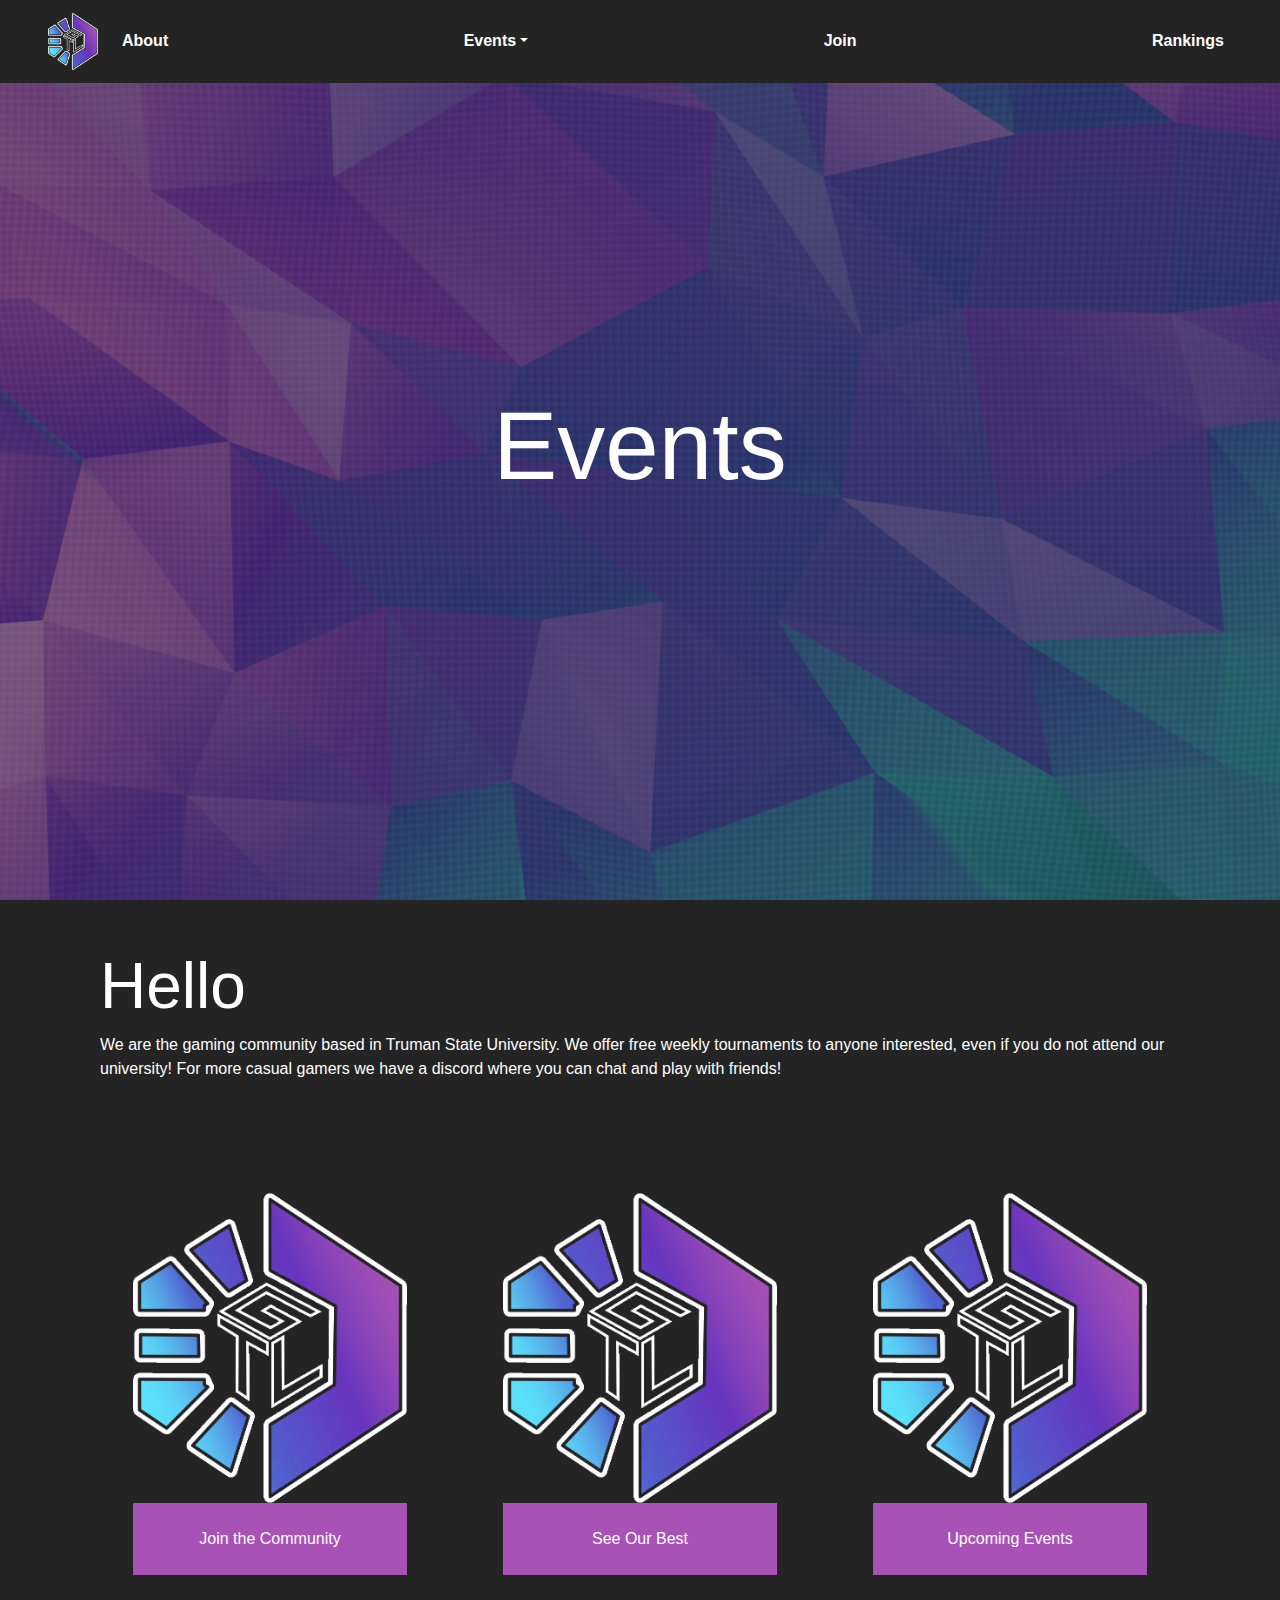
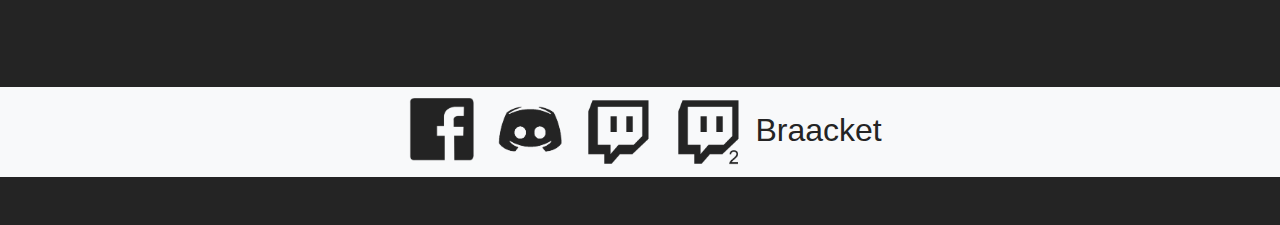
<file: events.htm>
<!DOCTYPE html>
<html lang="en" dir="ltr">
  <head>
    <meta charset="utf-8">
    <meta name="viewport" content="width=device-width, initial-scale=1">

    <title>The Gaming League</title>

    <link rel="stylesheet" href="https://maxcdn.bootstrapcdn.com/bootstrap/4.0.0/css/bootstrap.min.css" integrity="sha384-Gn5384xqQ1aoWXA+058RXPxPg6fy4IWvTNh0E263XmFcJlSAwiGgFAW/dAiS6JXm" crossorigin="anonymous">
    <link rel="stylesheet" href="css/master.css">
    <link rel="icon" href="images/logo.gif" type="image/gif" sizes="16x16">

    <link rel="stylesheet" href="https://cdnjs.cloudflare.com/ajax/libs/font-awesome/4.7.0/css/font-awesome.min.css">
    <link rel="icon" href="Images/favicom.gif" type="image/gif" sizes="16x16">
    <script src="https://ajax.googleapis.com/ajax/libs/jquery/3.5.1/jquery.min.js"></script>
    <script src="https://cdnjs.cloudflare.com/ajax/libs/popper.js/1.16.0/umd/popper.min.js"></script>
    <script src="https://maxcdn.bootstrapcdn.com/bootstrap/4.5.2/js/bootstrap.min.js"></script>
    <title></title>
  </head>
  <body>
    <div class="container-fluid">

      <nav class="navbar navbar-expand-md navbar-toggleable-md navbar-custom  fixed-top px-5 m-0 bg-custom">

          <a href="index.htm" class="navbar-brand active"><img src="Images/Logos/logo.png" alt="TGL" class="img-fluid"></a>

          <!-- Sandwich Start -->
          <button class="navbar-toggler" type="button" data-toggle="collapse" data-target="#sandwich">
            <i class="fa fa-bars fa-lg py-1 text-white"></i>
          </button>

          <div class="collapse navbar-collapse bg-custom p-md-0 mt-md-0" id="sandwich">
            <ul class="navbar-nav align-self-stretch w-100 justify-content-between ">
              <li class="nav-item py-3 py-md-0"> <a href="about.htm" class="nav-link">About</a> </li>
              <li class="nav-item dropdown py-3 py-md-0">
                <a href="events.htm" class="nav-link dropdown-toggle" id="navbardrop" data-toggle="dropdown">Events</a>
                <div class="dropdown-menu">
                  <a href="bracket.htm" class="dropdown-item">Weekly Tournaments</a>
                  <a href="sfb.htm" class="dropdown-item">Super Frat Bros</a>
                </div>
              </li>
              <li class="nav-item py-3 py-md-0"> <a href="join.htm" class="nav-link">Join</a> </li>
              <li class="nav-item py-3 py-md-0"> <a href="rankings.htm" class="nav-link">Rankings</a> </li>
            </ul>
          </div>
          <!-- Sandwich End -->
      </nav>



      <main>
        <div class="row main-row">
          <img src="Images/Backsplash.png" alt="" class="main-img position-absolute">
          <div class="col-sm-6 p-0 m-auto text-center">
            <h1>Events</h1>
          </div>
        </div>

        <div class="container">
          <div class="row">
            <div class="col py-5">
              <h2>Hello</h2>
              <p>We are the gaming community based in Truman State University. We offer free weekly tournaments to anyone interested, even if you do not attend our university! For more casual gamers we have a discord where you can chat and play with friends!</p>
            </div>
          </div>

          <div class="row py-5 text-center">

            <div class="col-sm-4 px-5">
              <figure>
                <img src="Images/Logos/logo.png" alt="" class="img-fluid">
                <figcaption class="py-4"> Join the Community</figcaption>
              </figure>
            </div>

            <div class="col-sm-4 px-5">
              <figure>
                <img src="Images/Logos/logo.png" alt="" class="img-fluid">
                <a href="#">
                  <figcaption class="py-4">See Our Best</figcaption>
                </a>
              </figure>
            </div>

            <div class="col-sm-4 px-5">
              <figure>
                <img src="Images/Logos/logo.png" alt="" class="img-fluid">
                <figcaption class="py-4"> Upcoming Events </figcaption>
              </figure>
            </div>

          </div>

        </div>

      </main>

      <footer class="bg-light my-5">
        <div class="container">
          <div class="row">

            <div class="col-md mx-auto">
              <div class="btn-group no-bdr d-flex justify-content-center">
                <a href="https://www.facebook.com/trumangamingleague">
                  <img src="Images/Logos/facebookD.png" alt="FB" class="img-fluid d-block">
                </a>
                <a href="https://discord.gg/natEbRF">
                  <img src="Images/Logos/discordD.png" alt="DC" class="img-fluid d-block">
                </a>
                <a href="https://www.twitch.tv/trumangamingleaguetgl"> <img src="Images/Logos/twitch.png" alt="TTV" class="img-fluid"> </a>
                <a href="https://www.twitch.tv/trumangamingleaguetgl2"> <img src="Images/Logos/twitch2.png" alt="TTV2" class="img-fluid"> </a>
                <a href="https://braacket.com/league/search?rows=20&country=&game=&search=Truman+State"><h3 class="h3dark my-4">Braacket</h3>
                </a>
              </div>
            </div>

          </div>
        </div>
      </footer>

    </div>
  </body>
</html>
</file>
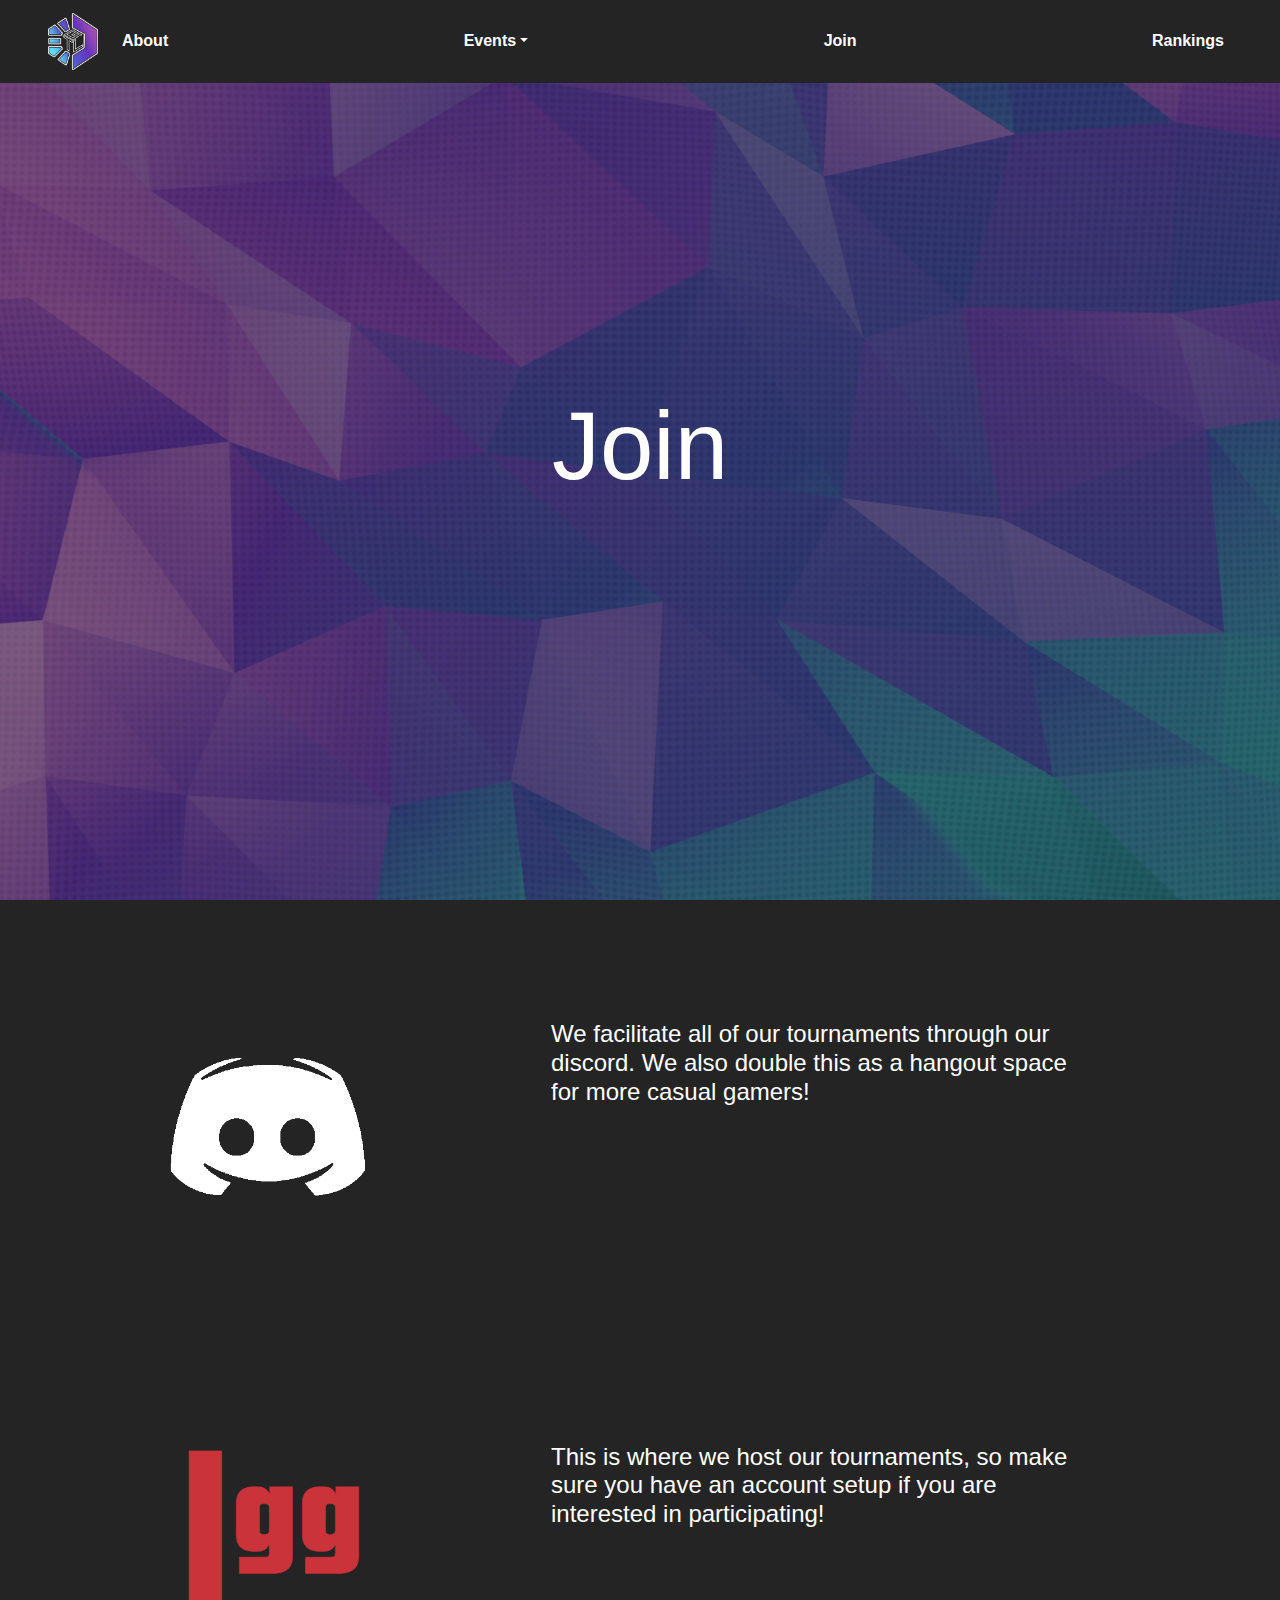
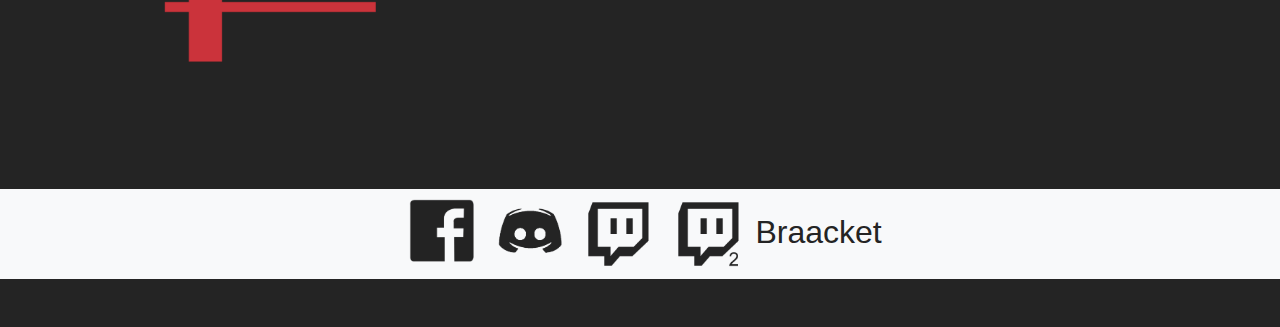
<file: join.htm>
<!DOCTYPE html>
<html lang="en" dir="ltr">
  <head>
    <meta charset="utf-8">
    <meta name="viewport" content="width=device-width, initial-scale=1">

    <title>The Gaming League</title>

    <link rel="stylesheet" href="https://maxcdn.bootstrapcdn.com/bootstrap/4.0.0/css/bootstrap.min.css" integrity="sha384-Gn5384xqQ1aoWXA+058RXPxPg6fy4IWvTNh0E263XmFcJlSAwiGgFAW/dAiS6JXm" crossorigin="anonymous">
    <link rel="stylesheet" href="css/master.css">
    <link rel="icon" href="images/logo.gif" type="image/gif" sizes="16x16">

    <link rel="stylesheet" href="https://cdnjs.cloudflare.com/ajax/libs/font-awesome/4.7.0/css/font-awesome.min.css">
    <link rel="icon" href="Images/favicom.gif" type="image/gif" sizes="16x16">
    <script src="https://ajax.googleapis.com/ajax/libs/jquery/3.5.1/jquery.min.js"></script>
    <script src="https://cdnjs.cloudflare.com/ajax/libs/popper.js/1.16.0/umd/popper.min.js"></script>
    <script src="https://maxcdn.bootstrapcdn.com/bootstrap/4.5.2/js/bootstrap.min.js"></script>
    <title></title>
  </head>
  <body>
    <div class="container-fluid">

      <nav class="navbar navbar-expand-md navbar-toggleable-md navbar-custom  fixed-top justify-content-sm-between px-5 m-0 bg-custom" id="sidebar">

          <a href="index.htm" class="navbar-brand active"><img src="Images/Logos/logo.png" alt="TGL" class="img-fluid"> </a>

          <!-- Sandwich Start -->
          <button class="navbar-toggler align-self-center" type="button">
            <i class="fa fa-bars fa-lg py-1 text-white"></i>
          </button>

          <div class="collapse navbar-collapse bg-custom p-5 p-md-0 mt-md-0 d-flex flex-column flex-md-row justify-content-md-end mobileMenu" id="navbarCustom">
            <ul class="navbar-nav align-self-stretch w-100 justify-content-between">
              <li class="nav-item"> <a href="about.htm" class="nav-link">About</a> </li>
              <li class="nav-item dropdown">
                <a href="events.htm" class="nav-link dropdown-toggle" id="navbardrop" data-toggle="dropdown">Events</a>
                <div class="dropdown-menu">
                  <a href="bracket.htm" class="dropdown-item">Weekly Tournaments</a>
                  <a href="sfb.htm" class="dropdown-item">Super Frat Bros</a>
                </div>
              </li>
              <li class="nav-item"> <a href="join.htm" class="nav-link">Join</a> </li>
              <li class="nav-item"> <a href="rankings.htm" class="nav-link">Rankings</a> </li>
            </ul>
          </div>
          <!-- Sandwich End -->
      </nav>



      <main>
        <div class="row main-row">
          <img src="Images/Backsplash.png" alt="" class="main-img position-absolute">
          <div class="col-sm-6 p-0 m-auto text-center">
            <h1>Join</h1>
          </div>
        </div>

        <div class="container">

          <div class="row py-5 my-lg-5 my-0">

            <div class="col-md-4 px-5">
              <a href="https://discord.gg/natEbRF">
                <img src="Images/Logos/discord.png" alt="Discord" class="img-fluid">
              </a>
            </div>

            <div class="col-md-8 px-5 pt-4">
              <h4 class="px-5">We facilitate all of our tournaments through our discord. We also double this as a hangout space for more casual gamers!</h4>
            </div>

          </div>

          <div class="row py-5 my-lg-5 my-0">

            <div class="col-md-4 px-5">
              <a href="https://smash.gg/">
                <img src="Images/Logos/smashgg.png" alt="SmashGG" class="img-fluid">
              </a>
            </div>

            <div class="col-md-8 px-5 pt-4">
              <h4 class="px-5">This is where we host our tournaments, so make sure you have an account setup if you are interested in participating!</h4>
            </div>

          </div>

        </div>

      </main>

      <footer class="bg-light my-5">
        <div class="container">
          <div class="row">

            <div class="col-md mx-auto">
              <div class="btn-group no-bdr d-flex justify-content-center">
                <a href="https://www.facebook.com/trumangamingleague">
                  <img src="Images/Logos/facebookD.png" alt="FB" class="img-fluid d-block">
                </a>
                <a href="https://discord.gg/natEbRF">
                  <img src="Images/Logos/discordD.png" alt="DC" class="img-fluid d-block">
                </a>
                <a href="https://www.twitch.tv/trumangamingleaguetgl"> <img src="Images/Logos/twitch.png" alt="TTV" class="img-fluid"> </a>
                <a href="https://www.twitch.tv/trumangamingleaguetgl2"> <img src="Images/Logos/twitch2.png" alt="TTV2" class="img-fluid"> </a>
                <a href="https://braacket.com/league/search?rows=20&country=&game=&search=Truman+State"><h3 class="h3dark my-4">Braacket</h3>
                </a>
              </div>
            </div>

          </div>
        </div>
      </footer>

    </div>
  </body>
</html>
</file>
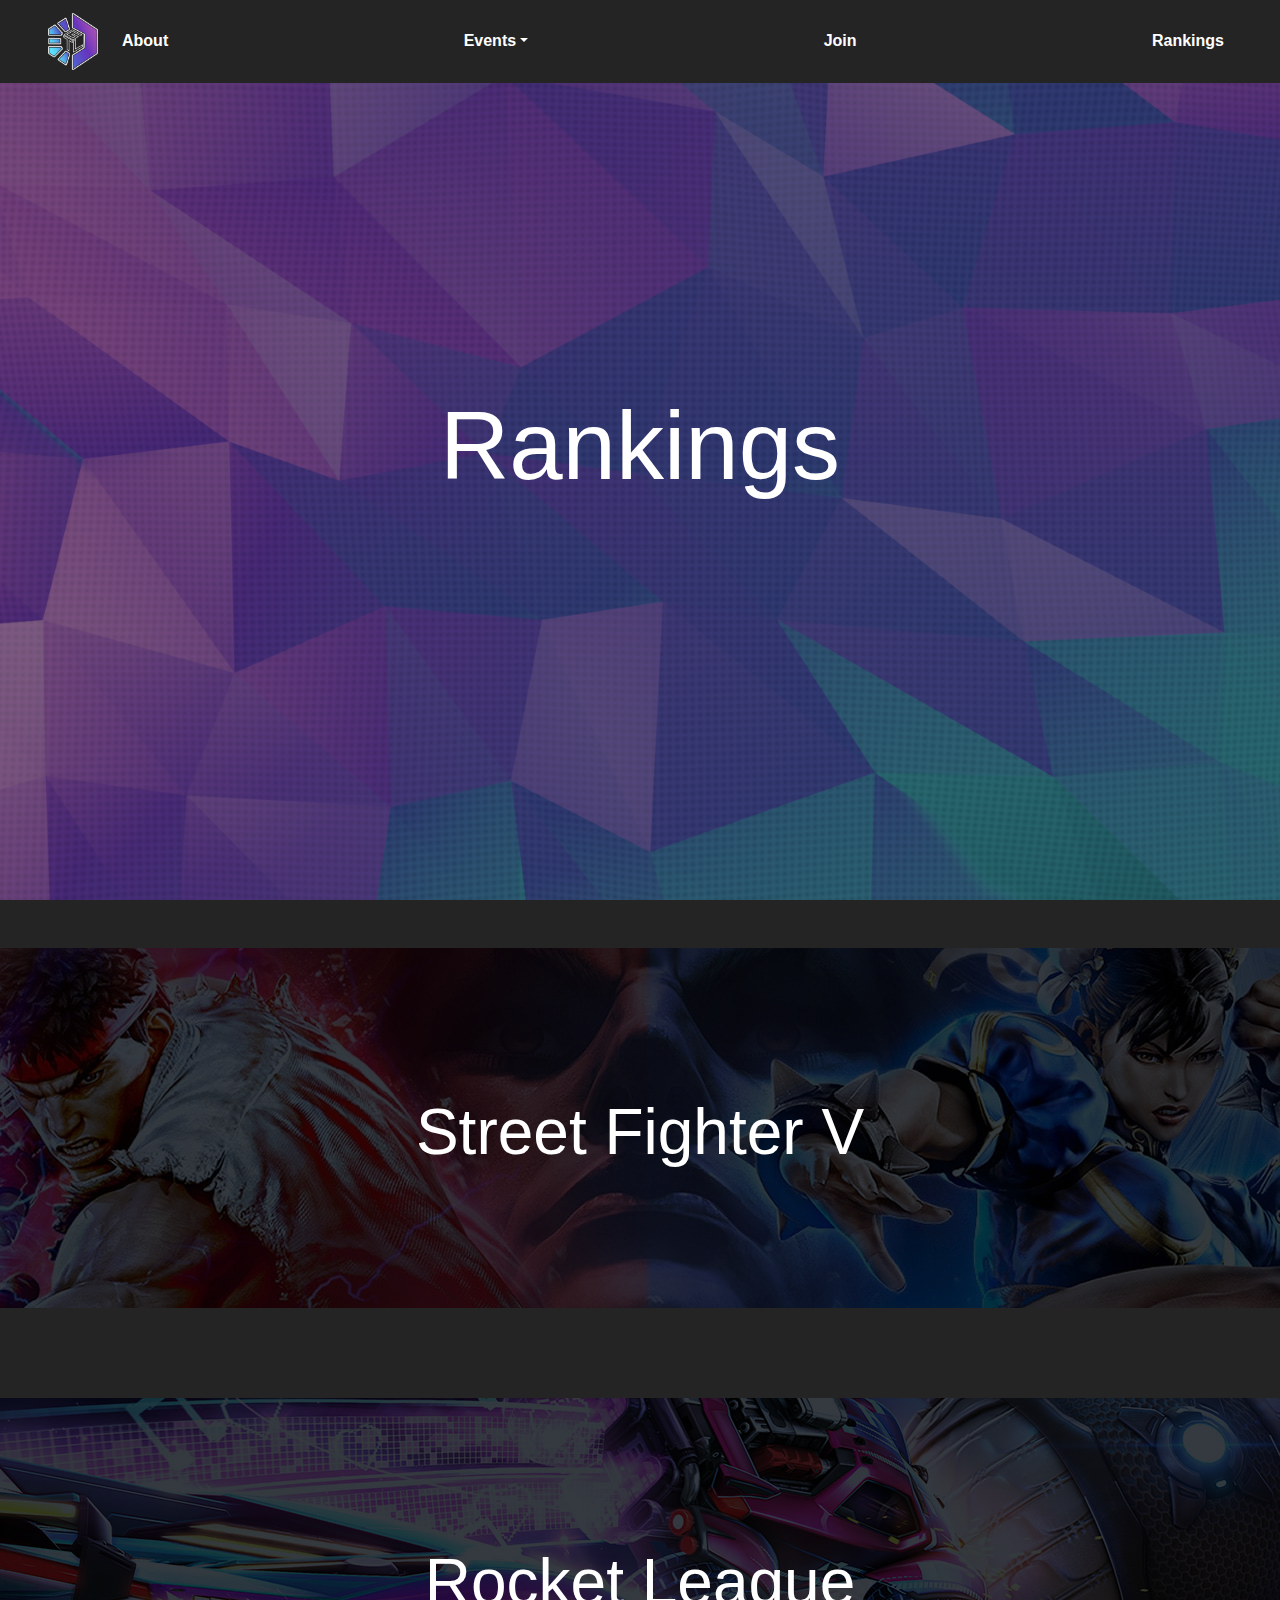
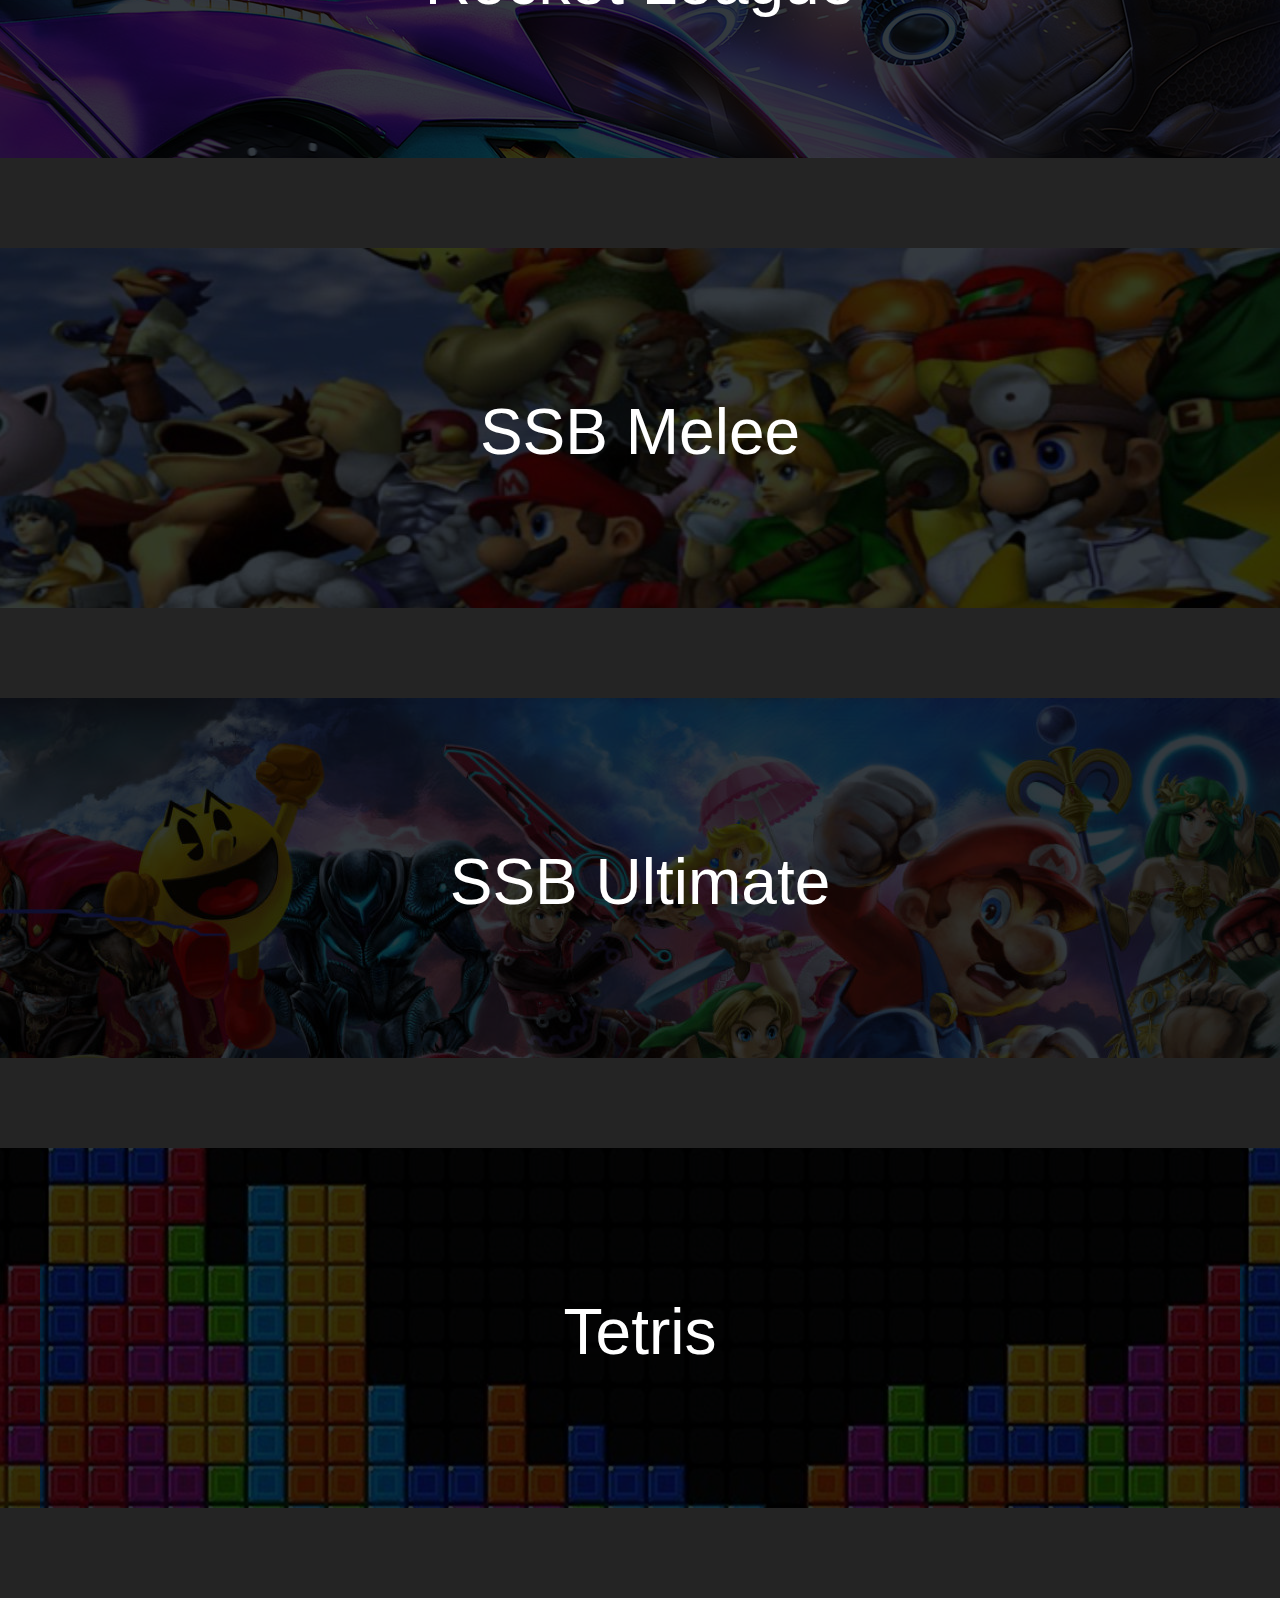
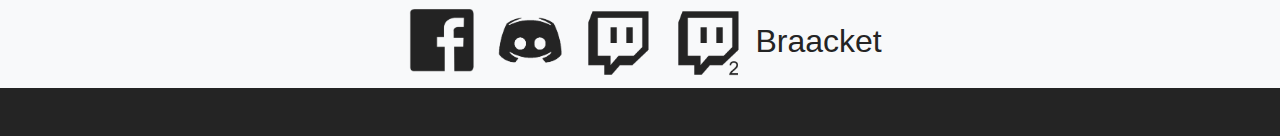
<file: rankings.htm>
<!DOCTYPE html>
<html lang="en" dir="ltr">
  <head>
    <meta charset="utf-8">
    <meta name="viewport" content="width=device-width, initial-scale=1">

    <title>The Gaming League</title>

    <link rel="stylesheet" href="https://maxcdn.bootstrapcdn.com/bootstrap/4.0.0/css/bootstrap.min.css" integrity="sha384-Gn5384xqQ1aoWXA+058RXPxPg6fy4IWvTNh0E263XmFcJlSAwiGgFAW/dAiS6JXm" crossorigin="anonymous">
    <link rel="stylesheet" href="css/master.css">
    <link rel="icon" href="images/logo.gif" type="image/gif" sizes="16x16">

    <link rel="stylesheet" href="https://cdnjs.cloudflare.com/ajax/libs/font-awesome/4.7.0/css/font-awesome.min.css">
    <link rel="icon" href="Images/favicom.gif" type="image/gif" sizes="16x16">
    <script src="https://ajax.googleapis.com/ajax/libs/jquery/3.5.1/jquery.min.js"></script>
    <script src="https://cdnjs.cloudflare.com/ajax/libs/popper.js/1.16.0/umd/popper.min.js"></script>
    <script src="https://maxcdn.bootstrapcdn.com/bootstrap/4.5.2/js/bootstrap.min.js"></script>
    <title></title>
  </head>
  <body>
    <div class="container-fluid">

      <nav class="navbar navbar-expand-md navbar-toggleable-md navbar-custom  fixed-top px-5 m-0 bg-custom">

          <a href="index.htm" class="navbar-brand active"><img src="Images/Logos/logo.png" alt="TGL" class="img-fluid"></a>

          <!-- Sandwich Start -->
          <button class="navbar-toggler" type="button" data-toggle="collapse" data-target="#sandwich">
            <i class="fa fa-bars fa-lg py-1 text-white"></i>
          </button>

          <div class="collapse navbar-collapse bg-custom p-md-0 mt-md-0" id="sandwich">
            <ul class="navbar-nav align-self-stretch w-100 justify-content-between ">
              <li class="nav-item py-3 py-md-0"> <a href="about.htm" class="nav-link">About</a> </li>
              <li class="nav-item dropdown py-3 py-md-0">
                <a href="events.htm" class="nav-link dropdown-toggle" id="navbardrop" data-toggle="dropdown">Events</a>
                <div class="dropdown-menu">
                  <a href="bracket.htm" class="dropdown-item">Weekly Tournaments</a>
                  <a href="sfb.htm" class="dropdown-item">Super Frat Bros</a>
                </div>
              </li>
              <li class="nav-item py-3 py-md-0"> <a href="join.htm" class="nav-link">Join</a> </li>
              <li class="nav-item py-3 py-md-0"> <a href="rankings.htm" class="nav-link">Rankings</a> </li>
            </ul>
          </div>
          <!-- Sandwich End -->
      </nav>




      <main class="">
        <div class="row main-row">
          <img src="Images/Backsplash.png" alt="" class="main-img position-absolute">
          <div class="col-sm-6 p-0 m-auto text-center">
            <h1>Rankings</h1>
          </div>
        </div>


          <div class="row row-height">
            <div class="parent my-5">
              <a href="https://braacket.com/league/TSUSFV" class="">
                <div class="col-12 py-5 bg-dark text-center child" id="sfv">
                  <h2 class=" py-2 center-text">
                    Street Fighter V
                  </h2>
                </div>
              </a>
            </div>
          </div>

          <div class="row row-height">
            <div class="parent my-5">
              <a href="https:// braacket.com/tournament/TGLRL">
                <div class="col-12 py-5 bg-dark text-center child" id="rocketleague">
                  <h2 class=" py-2 center-text">
                  Rocket League
                  </h2>
                </div>
              </a>
            </div>
          </div>

          <div class="row row-height">
            <div class="parent my-5">
              <a href="https://braacket.com/league/TSUMelee">
                <div class="col-12 py-5 bg-dark text-center child" id="melee">
                  <h2 class=" py-2 center-text">
                    SSB Melee
                  </h2>
                </div>
              </a>
            </div>
          </div>

          <div class="row row-height">
            <div class="parent my-5">
              <a href="https://braacket.com/league/TGL_">
                <div class="col-12 py-5 bg-dark text-center child" id="ultimate">
                  <h2 class=" py-2 center-text">
                    SSB Ultimate
                  </h2>
                </div>
              </a>
            </div>
          </div>

          <div class="row row-height">
            <div class="parent my-5">
              <a href="https://braacket.com/league/TSUTetris">
                <div class="col-12 py-5 bg-dark text-center child" id="tetris">
                  <h2 class=" py-2 center-text">
                    Tetris
                  </h2>
                </div>
              </a>
            </div>
          </div>

      </main>

      <footer class="bg-light my-5">
        <div class="container">
          <div class="row">

            <div class="col-md mx-auto">
              <div class="btn-group no-bdr d-flex justify-content-center">
                <a href="https://www.facebook.com/trumangamingleague">
                  <img src="Images/Logos/facebookD.png" alt="FB" class="img-fluid d-block">
                </a>
                <a href="https://discord.gg/natEbRF">
                  <img src="Images/Logos/discordD.png" alt="DC" class="img-fluid d-block">
                </a>
                <a href="https://www.twitch.tv/trumangamingleaguetgl"> <img src="Images/Logos/twitch.png" alt="TTV" class="img-fluid"> </a>
                <a href="https://www.twitch.tv/trumangamingleaguetgl2"> <img src="Images/Logos/twitch2.png" alt="TTV2" class="img-fluid"> </a>
                <a href="https://braacket.com/league/search?rows=20&country=&game=&search=Truman+State"><h3 class="h3dark my-4">Braacket</h3>
                </a>
              </div>
            </div>

          </div>
        </div>
      </footer>

    </div>
  </body>
</html>
</file>
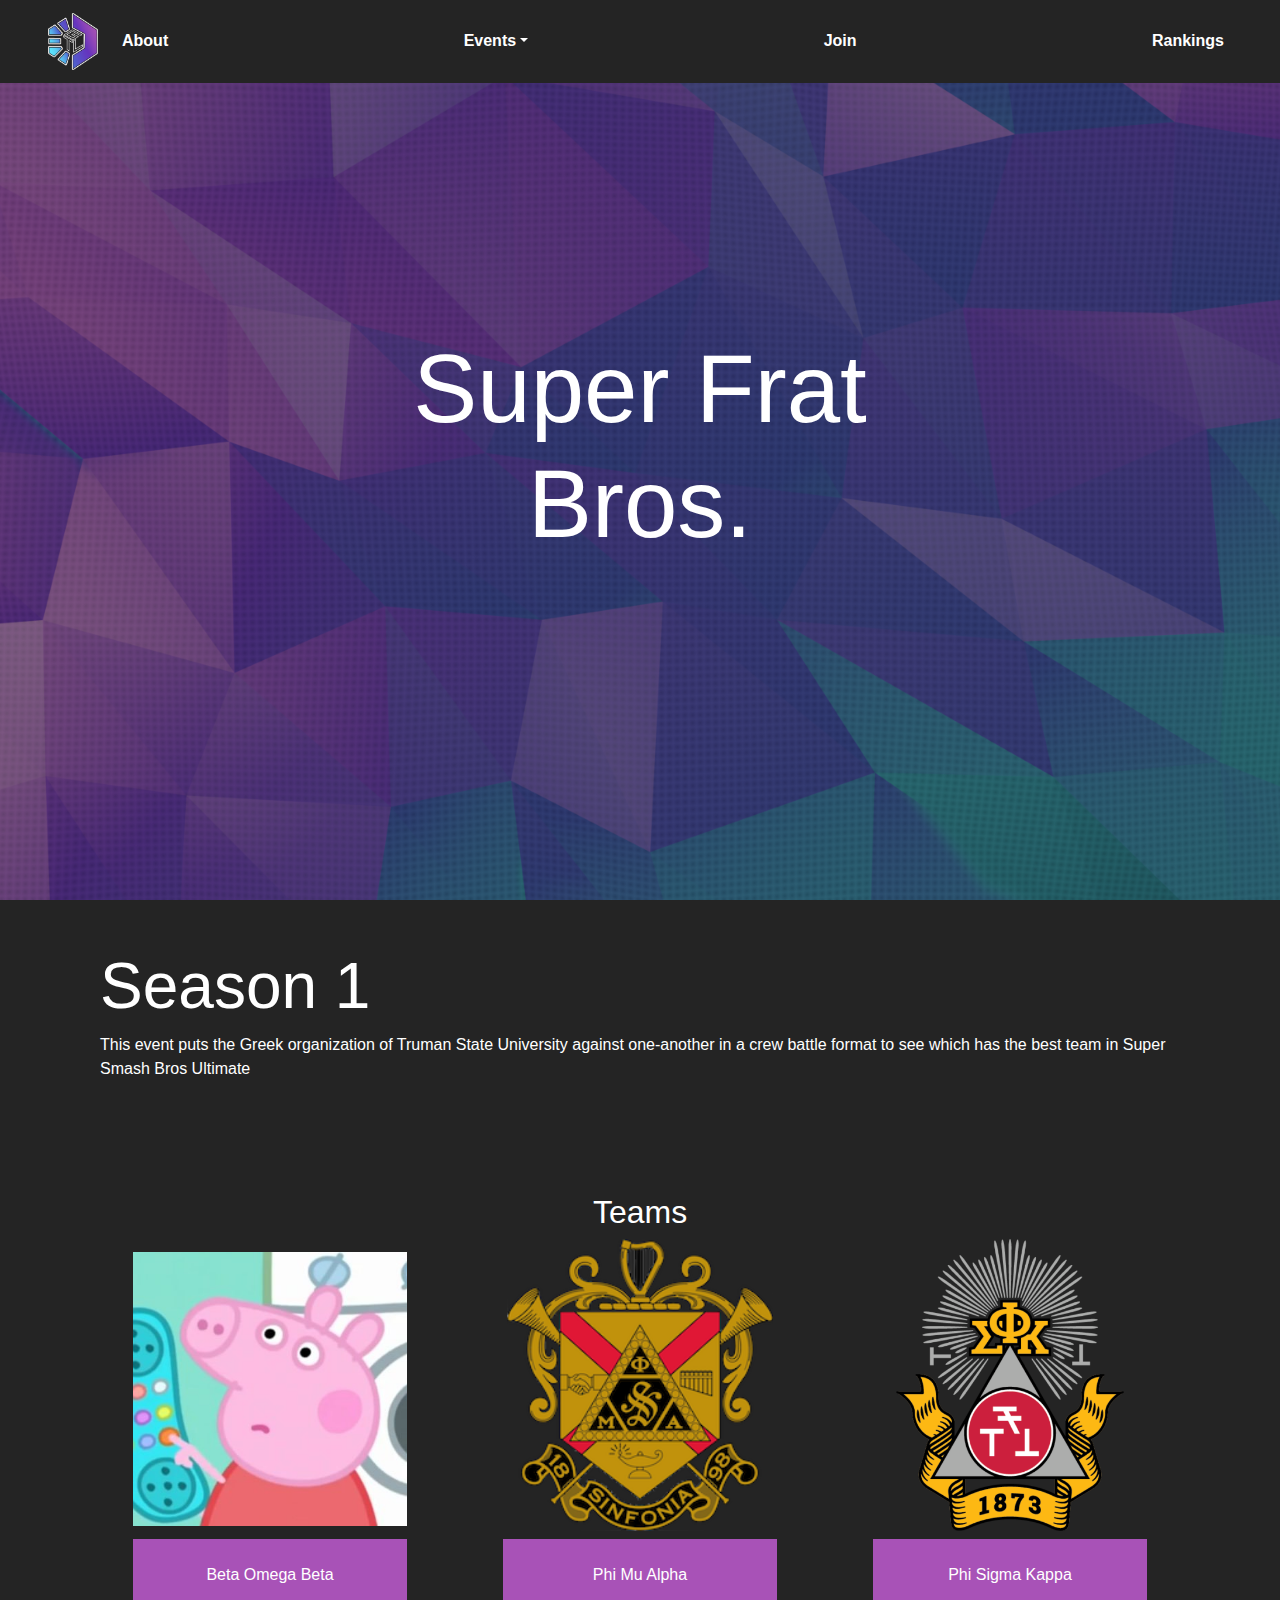
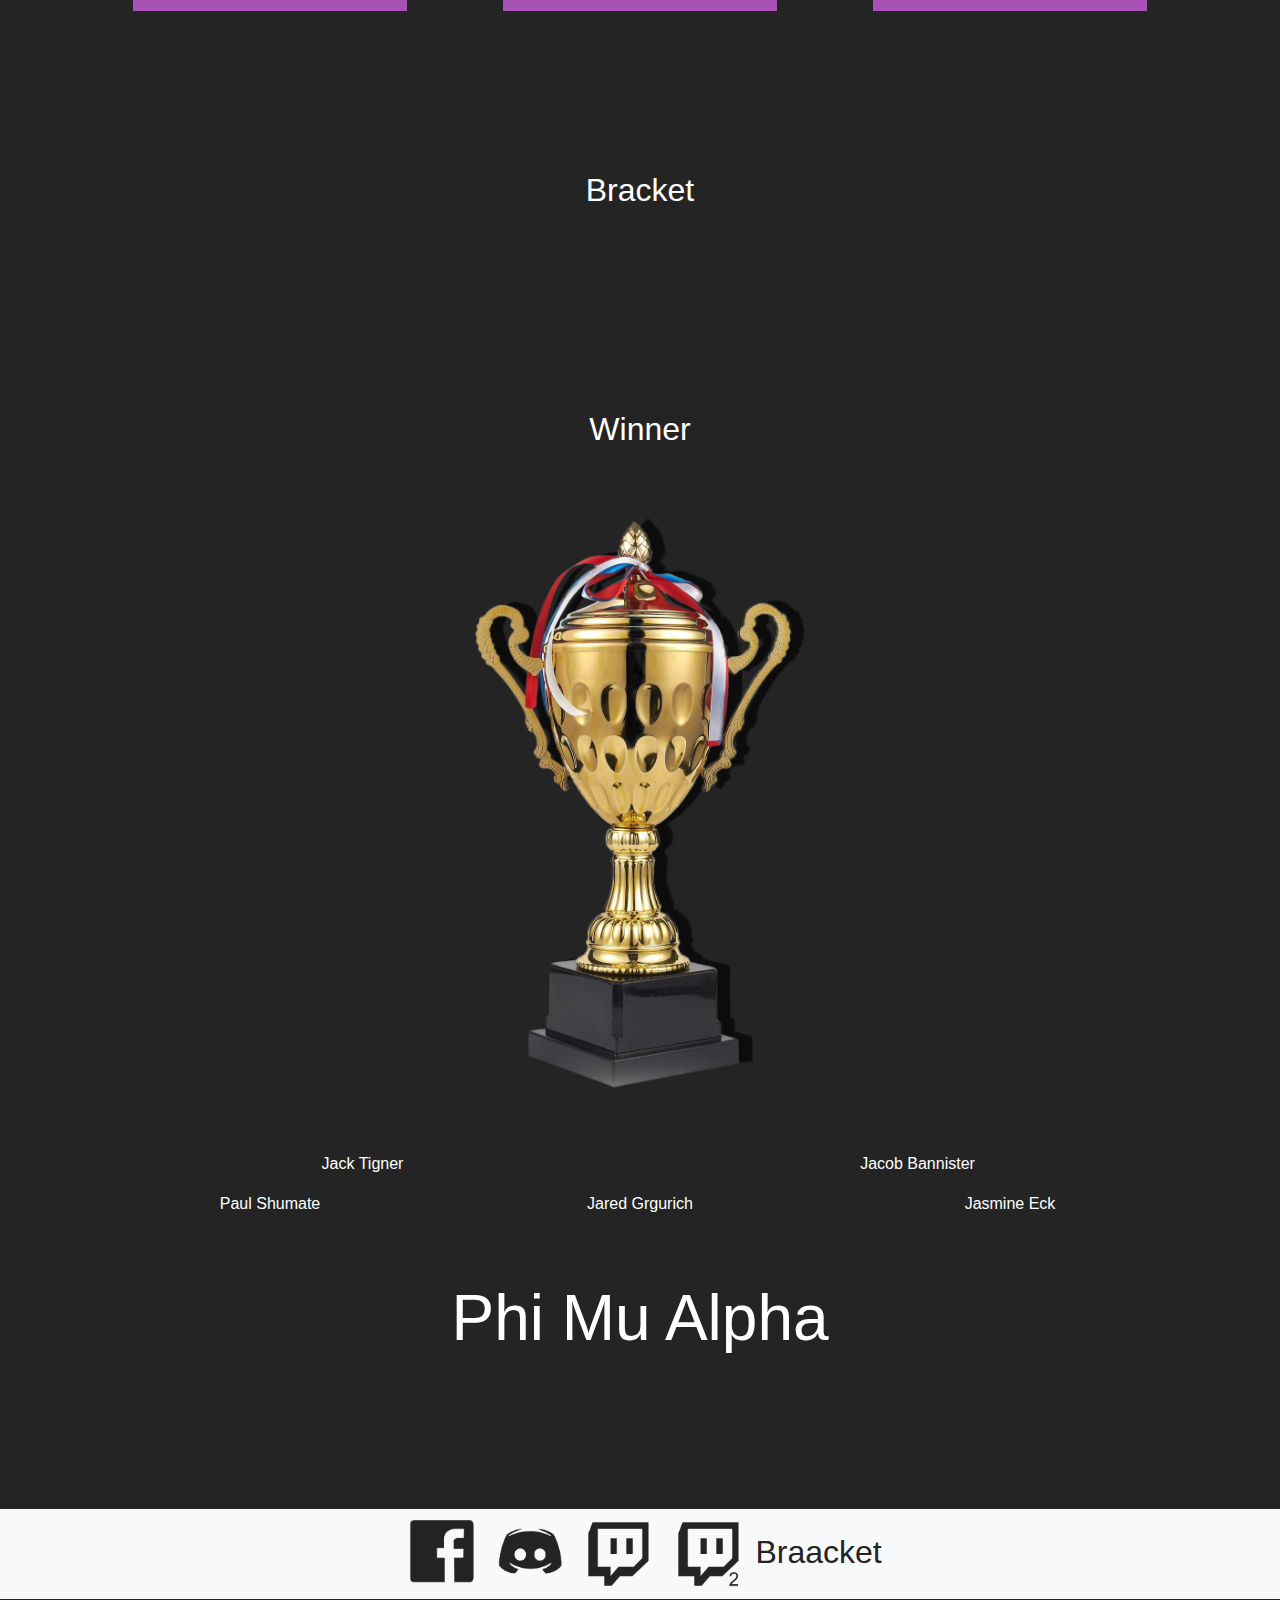
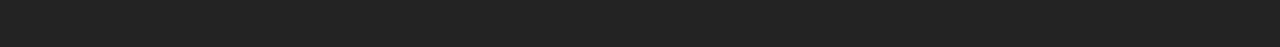
<file: sfb.htm>
<!DOCTYPE html>
<html lang="en" dir="ltr">
  <head>
    <meta charset="utf-8">
    <meta name="viewport" content="width=device-width, initial-scale=1">

    <title>The Gaming League</title>

    <link rel="stylesheet" href="https://maxcdn.bootstrapcdn.com/bootstrap/4.0.0/css/bootstrap.min.css" integrity="sha384-Gn5384xqQ1aoWXA+058RXPxPg6fy4IWvTNh0E263XmFcJlSAwiGgFAW/dAiS6JXm" crossorigin="anonymous">
    <link rel="stylesheet" href="css/master.css">
    <link rel="icon" href="images/logo.gif" type="image/gif" sizes="16x16">

    <link rel="stylesheet" href="https://cdnjs.cloudflare.com/ajax/libs/font-awesome/4.7.0/css/font-awesome.min.css">
    <link rel="icon" href="Images/favicom.gif" type="image/gif" sizes="16x16">
    <script src="https://ajax.googleapis.com/ajax/libs/jquery/3.5.1/jquery.min.js"></script>
    <script src="https://cdnjs.cloudflare.com/ajax/libs/popper.js/1.16.0/umd/popper.min.js"></script>
    <script src="https://maxcdn.bootstrapcdn.com/bootstrap/4.5.2/js/bootstrap.min.js"></script>
    <title></title>
  </head>
  <body>
    <div class="container-fluid">

      <nav class="navbar navbar-expand-md navbar-toggleable-md navbar-custom  fixed-top justify-content-sm-between px-5 m-0 bg-custom" id="sidebar">

          <a href="index.htm" class="navbar-brand active"><img src="Images/Logos/logo.png" alt="TGL" class="img-fluid"> </a>

          <!-- Sandwich Start -->
          <button class="navbar-toggler align-self-center" type="button">
            <i class="fa fa-bars fa-lg py-1 text-white"></i>
          </button>

          <div class="collapse navbar-collapse bg-custom p-5 p-md-0 mt-md-0 d-flex flex-column flex-md-row justify-content-md-end mobileMenu" id="navbarCustom">
            <ul class="navbar-nav align-self-stretch w-100 justify-content-between">
              <li class="nav-item"> <a href="about.htm" class="nav-link">About</a> </li>
              <li class="nav-item dropdown">
                <a href="events.htm" class="nav-link dropdown-toggle" id="navbardrop" data-toggle="dropdown">Events</a>
                <div class="dropdown-menu">
                  <a href="bracket.htm" class="dropdown-item">Weekly Tournaments</a>
                  <a href="sfb.htm" class="dropdown-item">Super Frat Bros</a>
                </div>
              </li>
              <li class="nav-item"> <a href="join.htm" class="nav-link">Join</a> </li>
              <li class="nav-item"> <a href="rankings.htm" class="nav-link">Rankings</a> </li>
            </ul>
          </div>
          <!-- Sandwich End -->
      </nav>



      <main>
        <div class="row main-row">
          <img src="Images/Backsplash.png" alt="" class="main-img position-absolute">
          <div class="col-sm-6 p-0 m-auto text-center">
            <h1>Super Frat Bros.</h1>
          </div>
        </div>

        <div class="container">
          <div class="row">
            <div class="col py-5">
              <h2>Season 1</h2>
              <p>This event puts the Greek organization of Truman State University against one-another in a crew battle format to see which has the best team in Super Smash Bros Ultimate</p>
            </div>
          </div>

          <div class="row pt-5 text-center">
            <div class="col">
              <h3>Teams</h3>
            </div>
          </div>

          <div class="row pb-5 text-center">

            <div class="col-md-4 px-5">
              <figure class="triple">
                <img src="Images/Logos/bob.jpg" alt="" class="img-fluid ">
                <a href="https://betaomegabeta.wordpress.com/">
                  <figcaption class="py-4"> Beta Omega Beta</figcaption>
                </a>
              </figure>
            </div>

            <div class="col-md-4 px-5">
              <figure class="triple">
                <img src="Images/Logos/pma.png" alt="" class="img-fluid triple pb-2">
                <a href="http://www.upsilonphi.org">
                  <figcaption class="py-4">Phi Mu Alpha</figcaption>
                </a>
              </figure>
            </div>

            <div class="col-md-4 px-5">
              <figure class="triple">
                <img src="Images/Logos/psk.png" alt="" class="img-fluid triple pb-2">
                <a href="https://phisigmakappa.org/">
                  <figcaption class="py-4"> Phi Sigma Kappa </figcaption>
                </a>
              </figure>
            </div>

          </div>

          <div class="row py-5 text-center">
            <div class="col py-5">
              <h3>
                <a href="https://smash.gg/tournament/super-frat-bros-tournament/event/crew-battle-double-elimination/brackets/913060/1455483/">
                  Bracket
                </a>
              </h3>
            </div>
          </div>

          <div class="row text-center pt-5">
            <div class="col pt-5">
              <h3>Winner</h3>
            </div>
          </div>

          <div class="row">
            <div class="col">
              <img src="Images/trophy.png" class="img-fluid mx-auto d-block w-50 my-5 fit" alt="">
            </div>
          </div>

          <div class="row text-center">
            <div class="col-md-6">
              <p>Jack Tigner</p>
            </div>
            <div class="col-md-6">
              <p>Jacob Bannister</p>
            </div>
          </div>

          <div class="row text-center">
            <div class="col-md-4">
              <p>Paul Shumate</p>
            </div>
            <div class="col-md-4">
              <p>Jared Grgurich</p>
            </div>
            <div class="col-md-4">
              <p>Jasmine Eck</p>
            </div>
          </div>

          <div class="row text-center py-5">
            <div class="col pb-5">
              <h2>Phi Mu Alpha</h2>
            </div>
          </div>

        </div>

      </main>

      <footer class="bg-light my-5">
        <div class="container">
          <div class="row">

            <div class="col-md mx-auto">
              <div class="btn-group no-bdr d-flex justify-content-center">
                <a href="https://www.facebook.com/trumangamingleague">
                  <img src="Images/Logos/facebookD.png" alt="FB" class="img-fluid d-block">
                </a>
                <a href="https://discord.gg/natEbRF">
                  <img src="Images/Logos/discordD.png" alt="DC" class="img-fluid d-block">
                </a>
                <a href="https://www.twitch.tv/trumangamingleaguetgl"> <img src="Images/Logos/twitch.png" alt="TTV" class="img-fluid"> </a>
                <a href="https://www.twitch.tv/trumangamingleaguetgl2"> <img src="Images/Logos/twitch2.png" alt="TTV2" class="img-fluid"> </a>
                <a href="https://braacket.com/league/search?rows=20&country=&game=&search=Truman+State"><h3 class="h3dark my-4">Braacket</h3>
                </a>
              </div>
            </div>

          </div>
        </div>
      </footer>

    </div>
  </body>
</html>
</file>
<file: css/master.css>
html{
  overflow-x: hidden;
}

html, body{
  background: #242424;
}

.container-fluid, .row{
  margin:0;
  padding:0;
}

.navbar-brand{
  width: 50px;
}
.row-height{
  height: 50vh;
}
.main-row{
  height: 100vh;
  width: 100%;
}

.main-img{
  height: 100vh;
  width: 100vw;
  object-fit: cover;
  filter: brightness(.75);
}
.fit{
  height: 600px;
  object-fit: contain;
}
#label{
  height: 70vh;
  margin: auto;
  display: block;
}
h1{
  font-size: 96px;
}
h2{
  font-size: 64px;
}
h3{
  font-size: 32px;
}
a, nav a:hover{
  color: #a852b7;
  transition: .5s;
  text-decoration: none;
}
a:hover{
  text-decoration: none;
  color: #a852b7;
  transition: .5s;
}
nav a{
  color: #fff;
  font-weight: bold;
}
.center-text{
  margin-top: 10vh;
}
.hvr:hover a{
  color: white;
  text-decoration: none;
}
.hvr:hover{
  background-color: #a852b7;
  transition: 1s;
}
figcaption{
  background: #a852b7;
  padding-left: 8px;
  padding-right: 8px;
}
.triple img{
  height: 300px;
  object-fit: contain;
}
p{

}
.img-fluid{
  max-height: 100%;
}
.officer{
  height: 300px;
  width: 300px;
  object-fit: cover;
}
 .row *{
  color: #fff;
}

footer{
  height: 10vh;
}

footer *{
  color: #242424;
}
footer *{
  height: inherit;
}
.h3dark{
  color: #242424;
}
.bg-custom{
  background: #242424;
}
#sfv{
  background: url(../Images/Games/sfv.jpg) #6c757d;
  background-blend-mode: multiply;
  background-position: 50% 25%;
}
#tetris{
  background: url(../Images/Games/tetris.jpg) #6c757d;
  background-blend-mode: multiply;
  background-position: 50% 25%;
}
#melee{
  background: url(../Images/Games/melee.jpeg) #6c757d;
  background-blend-mode: multiply;
  background-position: 50%;
}
#rocketleague{
  background: url(../Images/Games/rocketleague.jpg) #6c757d;
  background-blend-mode: multiply;
  background-position: 50% 35%;
}
#ultimate{
  background: url(../Images/Games/ultimate.jpg) #6c757d;
  background-blend-mode: multiply;
}

.parent{
  width: 100vw;
  height: 40vh;
  overflow: hidden;
}
.child{
  width: 100%;
  height: 100%;
  background-size: cover;
  transition: .5s;
}
.child a:hover{
  color: #a852b7;
}

.parent:hover .child,
.parent:focus .child{
  transform:scale(1.2);
  transition: all 1s;
}
</file>
